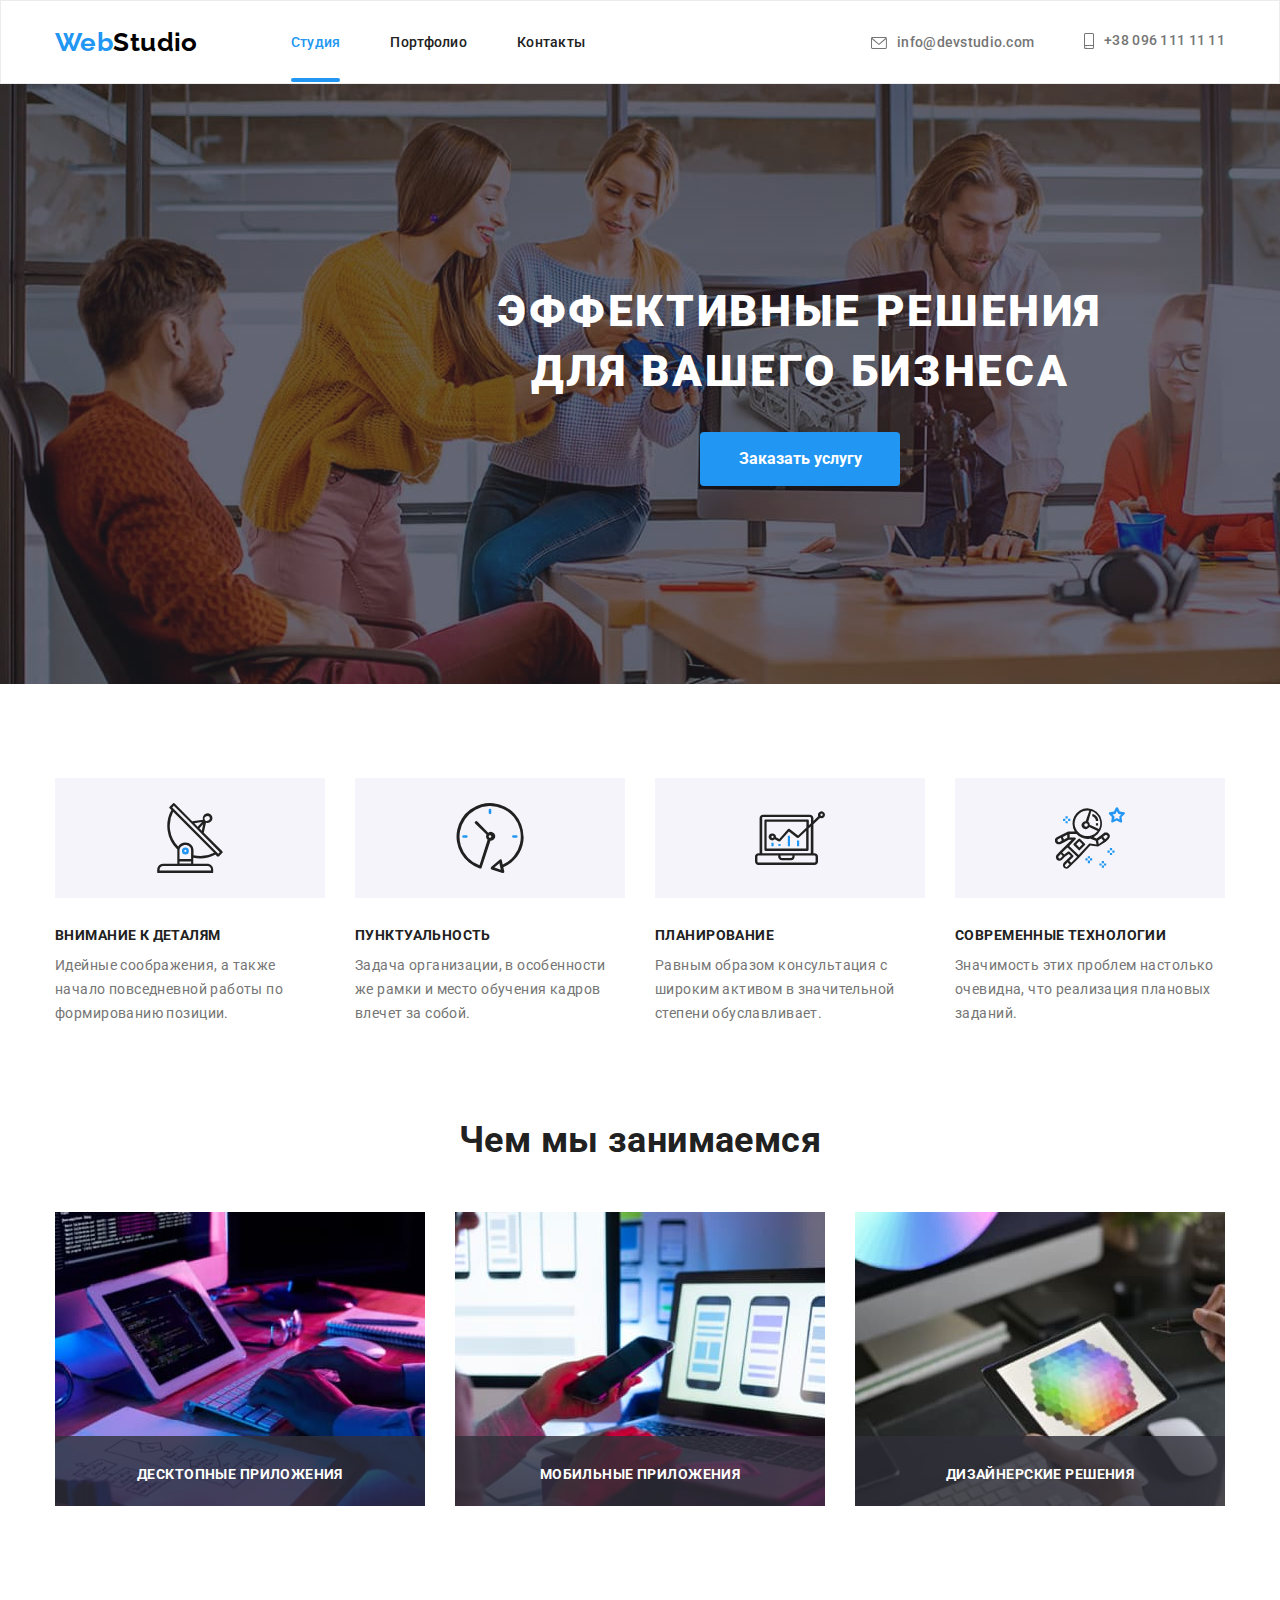
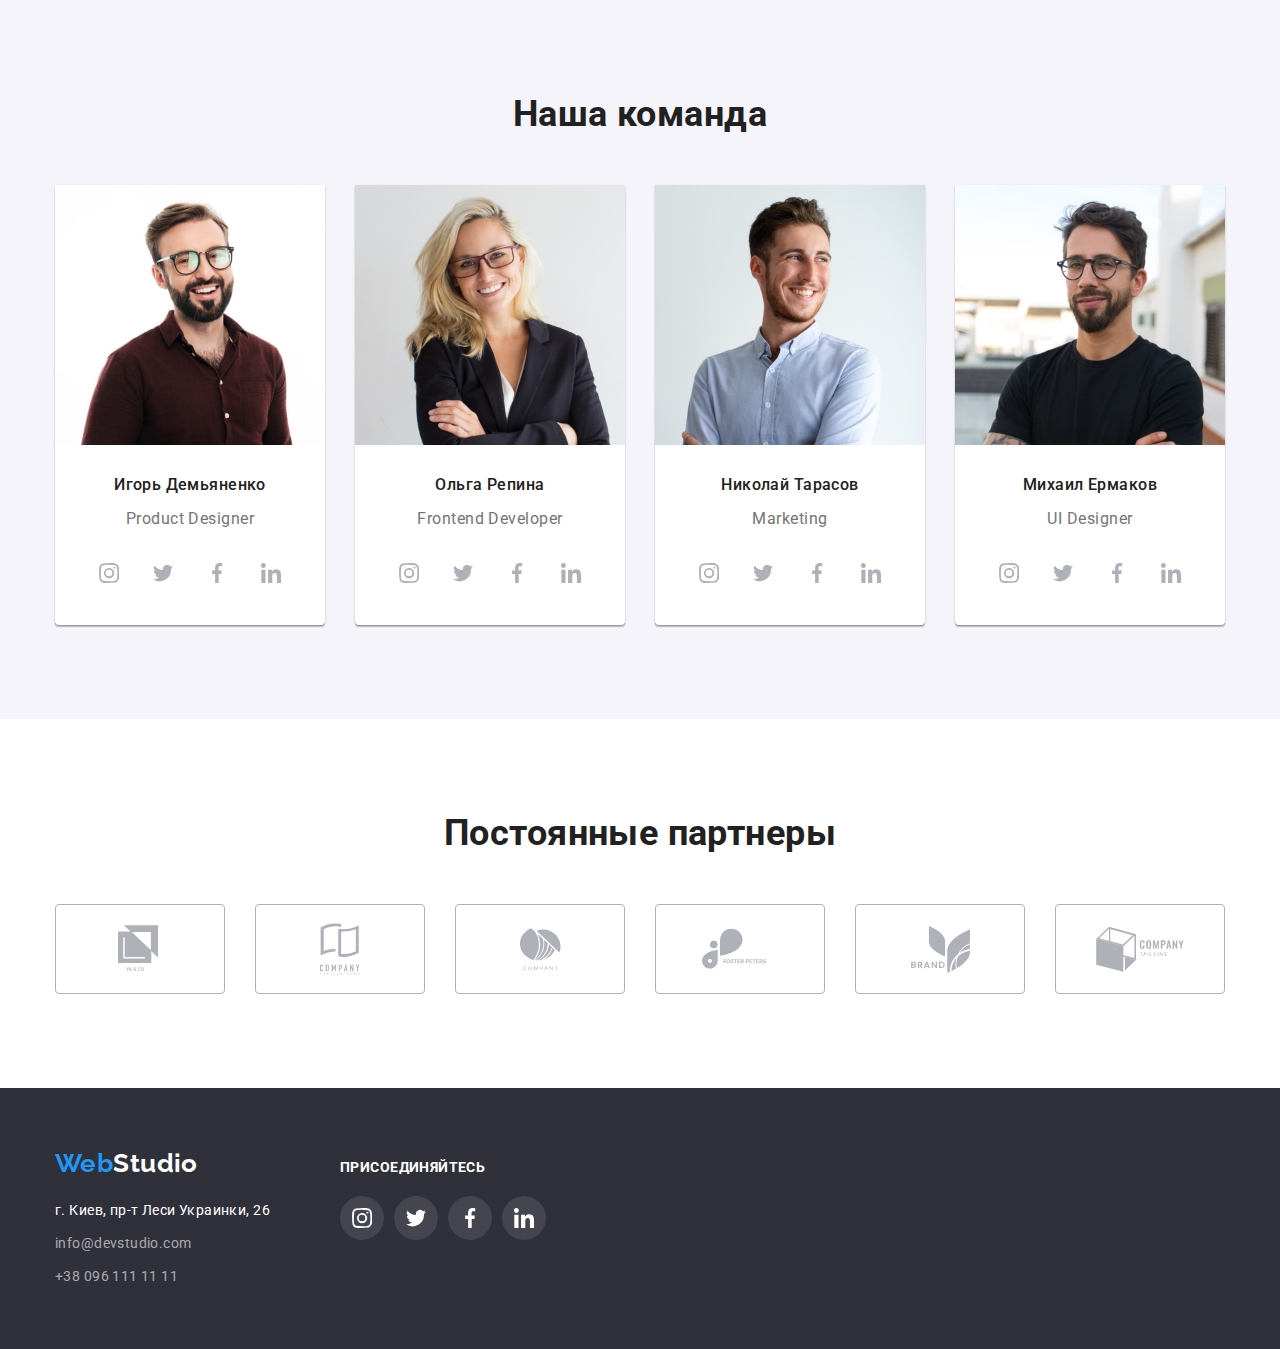
<file: index.html>
<!DOCTYPE html>
<html lang="ru">
  <head>
    <link rel="stylesheet" href="https://cdnjs.cloudflare.com/ajax/libs/modern-normalize/0.2.0/modern-normalize.css" />
    <title>WebStudio</title>
    <meta charset="utf-8" />
    <link rel="preconnect" href="https://fonts.gstatic.com" />
    <link
      href="https://fonts.googleapis.com/css2?family=Raleway:wght@700&family=Roboto:wght@400;500;700;900&display=swap"
      rel="stylesheet"
    />
    <link rel="stylesheet" href="./css/styles.css" />
  </head>
  <body>
    <!--шапка сайта-->
    <header class="header-bg">
      <div class="container header-nav">
        <nav class="nav-list">
          <a href="./index.html" class="logo-header">Web<span class="accent-black">Studio</span></a>
          <ul class="list site-nav">
            <li class="nav-item"><a href="index.html" class="current nav-link link">Студия</a></li>
            <li class="nav-item"><a href="portfolio.html" class="nav-link link">Портфолио</a></li>
            <li class="nav-item"><a href="" class="nav-link link">Контакты</a></li>
          </ul>
        </nav>
        <ul class="list contacts-list">
          <li class="contacts-item">
            <a class="link contacts-link" href="mailto:info@devstudio.com">
              <svg class="mail-icon">
                <use href="./images/icons/icons.svg#icon-mail"></use>
              </svg>
              info@devstudio.com</a>
          </li>
          <li class="contacts-item">
            <a class="link contacts-link" href="tel:+380961111111">
              <svg class="smartphone-icon">
                <use href="./images/icons/icons.svg#icon-smartphone"></use>
              </svg>
              +38 096 111 11 11</a>
          </li>
        </ul>
      </div>
    </header>

    <!--О студии-->
    <main>
      <section class="hero-bg">
        <div class="container hero-content">
          <h1 class="hero-title">
            ЭФФЕКТИВНЫЕ РЕШЕНИЯ <br />
            ДЛЯ ВАШЕГО БИЗНЕСА
          </h1>
          <button type="button" class="button-order" data-modal-open>Заказать услугу</button>
        </div>
      </section>
      <!-- Преимущества -->
      <section class="feature-bg section">
        <div class="container">
          <h2 class="visually-hidden">Особенности</h2>
          <ul class="feature-list list">
            <li class="feature-item">
              <div class="feature-picture">
                <svg class="feature-icon">
                  <use href="./images/icons/icons.svg#icon-antenna"></use>
                </svg>
              </div>
              <h3 class="feature-title">ВНИМАНИЕ К ДЕТАЛЯМ</h3>
              <p class="feature-description">
                Идейные соображения, а также начало повседневной работы по формированию позиции.
              </p>
            </li>
            <li class="feature-item">
              <div class="feature-picture">
                <svg class="feature-icon">
                  <use href="./images/icons/icons.svg#icon-clock"></use>
                </svg>
              </div>
              <h3 class="feature-title">ПУНКТУАЛЬНОСТЬ</h3>
              <p class="feature-description">
                Задача организации, в особенности же рамки и место обучения кадров влечет за собой.
              </p>
            </li>
            <li class="feature-item">
              <div class="feature-picture">
                <svg class="feature-icon">
                  <use href="./images/icons/icons.svg#icon-diagram"></use>
                </svg>
              </div>
              <h3 class="feature-title">ПЛАНИРОВАНИЕ</h3>
              <p class="feature-description">
                Равным образом консультация с широким активом в значительной степени обуславливает.
              </p>
            </li>
            <li class="feature-item">
              <div class="feature-picture">
                <svg class="feature-icon">
                  <use href="./images/icons/icons.svg#icon-astronaut"></use>
                </svg>
              </div>
              <h3 class="feature-title">СОВРЕМЕННЫЕ ТЕХНОЛОГИИ</h3>
              <p class="feature-description">
                Значимость этих проблем настолько очевидна, что реализация плановых заданий.
              </p>
            </li>
          </ul>
        </div>
      </section>
      <!-- Деятельность -->
      <section class="activity-bg section">
        <div class="container">
          <h2 class="activity-title">Чем мы занимаемся</h2>
          <ul class="activity-list list">
            <li class="activity-item">
              <img src="./images/about/box_1.jpg" alt="Работа за комьютером" width="370" height="294" />
              <p class="activity-item-title">Десктопные приложения</p>
            </li>
            <li class="activity-item">
              <img src="./images/about/box_2.jpg" alt="Синхронизация работы с телефоном" width="370" height="294" />
              <p class="activity-item-title">Мобильные приложения</p>
            </li>
            <li class="activity-item">
              <img src="./images/about/box_3.jpg" alt="Работа с планшетом" width="370" height="294" />
              <p class="activity-item-title">Дизайнерские решения</p>
            </li>
          </ul>
        </div>
      </section>
      <!--Команда-->
      <section class="team-bg section">
        <div class="container">
          <h2 class="activity-title">Наша команда</h2>
          <ul class="team-list list">
            <li class="team-item">
              <img src="./images/about/igor.jpg" alt="Портретное фото Игоря Демьяненко" width="270" height="260" />
              <div class="team-item-info">
                <h3 class="team-name">Игорь Демьяненко</h3>
                <p class="team-member-position" lang="en">Product Designer</p>
                <ul class="list social-icons-list">
                  <li class="social-icons-item">
                    <a href="" class="social-icons-link" target="_blank" rel="noopener noreferrer">
                      <svg class="social-icon"><use href="./images/icons/icons.svg#icon-instagram"></use></svg>
                    </a>
                  </li>
                  <li class="social-icons-item">
                    <a href="" class="social-icons-link" target="_blank" rel="noopener noreferrer">
                      <svg class="social-icon"><use href="./images/icons/icons.svg#icon-twitter"></use></svg>
                    </a>
                  </li>
                  <li class="social-icons-item">
                    <a href="" class="social-icons-link" target="_blank" rel="noopener noreferrer">
                      <svg class="social-icon"><use href="./images/icons/icons.svg#icon-facebook"></use></svg>
                    </a>
                  </li>
                  <li class="social-icons-item">
                    <a href="" class="social-icons-link" target="_blank" rel="noopener noreferrer">
                      <svg class="social-icon"><use href="./images/icons/icons.svg#icon-linkedin"></use></svg>
                    </a>
                  </li>
                </ul>
              </div>
            </li>
            <li class="team-item list">
              <img src="./images/about/olga.jpg" alt="Портретное фото Ольги Репиной" width="270" height="260" />
              <div class="team-item-info">
                <h3 class="team-name">Ольга Репина</h3>
                <p class="team-member-position" lang="en">Frontend Developer</p>
                <ul class="list social-icons-list">
                  <li class="social-icons-item">
                    <a href="" class="social-icons-link" target="_blank" rel="noopener noreferrer">
                      <svg class="social-icon"><use href="./images/icons/icons.svg#icon-instagram"></use></svg>
                    </a>
                  </li>
                  <li class="social-icons-item">
                    <a href="" class="social-icons-link" target="_blank" rel="noopener noreferrer">
                      <svg class="social-icon"><use href="./images/icons/icons.svg#icon-twitter"></use></svg>
                    </a>
                  </li>
                  <li class="social-icons-item">
                    <a href="" class="social-icons-link" target="_blank" rel="noopener noreferrer">
                      <svg class="social-icon"><use href="./images/icons/icons.svg#icon-facebook"></use></svg>
                    </a>
                  </li>
                  <li class="social-icons-item">
                    <a href="" class="social-icons-link" target="_blank" rel="noopener noreferrer">
                      <svg class="social-icon"><use href="./images/icons/icons.svg#icon-linkedin"></use></svg>
                    </a>
                  </li>
                </ul>
              </div>
            </li>
            <li class="team-item list">
              <img src="./images/about/nikolai.jpg" alt="Портретное фото Николая Тарасова" width="270" height="260" />
              <div class="team-item-info">
                <h3 class="team-name">Николай Тарасов</h3>
                <p class="team-member-position" lang="en">Marketing</p>
                <ul class="list social-icons-list">
                  <li class="social-icons-item">
                    <a href="" class="social-icons-link" target="_blank" rel="noopener noreferrer">
                      <svg class="social-icon"><use href="./images/icons/icons.svg#icon-instagram"></use></svg>
                    </a>
                  </li>
                  <li class="social-icons-item">
                    <a href="" class="social-icons-link" target="_blank" rel="noopener noreferrer">
                      <svg class="social-icon"><use href="./images/icons/icons.svg#icon-twitter"></use></svg>
                    </a>
                  </li>
                  <li class="social-icons-item">
                    <a href="" class="social-icons-link" target="_blank" rel="noopener noreferrer">
                      <svg class="social-icon"><use href="./images/icons/icons.svg#icon-facebook"></use></svg>
                    </a>
                  </li>
                  <li class="social-icons-item">
                    <a href="" class="social-icons-link" target="_blank" rel="noopener noreferrer">
                      <svg class="social-icon"><use href="./images/icons/icons.svg#icon-linkedin"></use></svg>
                    </a>
                  </li>
                </ul>
              </div>
            </li>
            <li class="team-item list">
              <img src="./images/about/mihail.jpg" alt="Портретное фото Михаила Ермакова" width="270" height="260" />
              <div class="team-item-info">
                <h3 class="team-name">Михаил Ермаков</h3>
                <p class="team-member-position" lang="en">UI Designer</p>
                <ul class="list social-icons-list">
                  <li class="social-icons-item">
                    <a href="" class="social-icons-link" target="_blank" rel="noopener noreferrer">
                      <svg class="social-icon"><use href="./images/icons/icons.svg#icon-instagram"></use></svg>
                    </a>
                  </li>
                  <li class="social-icons-item">
                    <a href="" class="social-icons-link" target="_blank" rel="noopener noreferrer">
                      <svg class="social-icon"><use href="./images/icons/icons.svg#icon-twitter"></use></svg>
                    </a>
                  </li>
                  <li class="social-icons-item">
                    <a href="" class="social-icons-link" target="_blank" rel="noopener noreferrer">
                      <svg class="social-icon"><use href="./images/icons/icons.svg#icon-facebook"></use></svg>
                    </a>
                  </li>
                  <li class="social-icons-item">
                    <a href="" class="social-icons-link" target="_blank" rel="noopener noreferrer">
                      <svg class="social-icon"><use href="./images/icons/icons.svg#icon-linkedin"></use></svg>
                    </a>
                  </li>
                </ul>
              </div>
          </ul>
        </div>
      </section>
      <!--Клиенты-->
      <section class="clients-bg section">
        <div class="container">
          <h2 class="clients-title">Постоянные партнеры</h2>
          <ul class="clients-list list">
            <li class="client">
              <a href="" class="client-link link" target="_blank" rel="noopener noreferrer">
              <svg class="client-icon" width="44.27" height="49.23"><use href="./images/icons/icons.svg#icon-logo-1" ></use></svg> </a>
            </li>
            <li class="client">
              <a href="" class="client-link link" target="_blank" rel="noopener noreferrer">
              <svg class="client-icon" width="40" height="52"><use href="./images/icons/icons.svg#icon-logo-2" ></use></svg> </a>
            </li>
            <li class="client">
              <a href="" class="client-link link" target="_blank" rel="noopener noreferrer">
              <svg class="client-icon" width="41" height="42.6"><use href="./images/icons/icons.svg#icon-logo-3" ></use></svg> </a>
            </li>
            <li class="client">
              <a href="" class="client-link link" target="_blank" rel="noopener noreferrer">
              <svg class="client-icon" width="76.66" height="42.02"><use href="./images/icons/icons.svg#icon-logo-4" ></use></svg> </a>
            </li>
            <li class="client">
              <a href="" class="client-link link" target="_blank" rel="noopener noreferrer">
              <svg class="client-icon" width="59" height="47"><use href="./images/icons/icons.svg#icon-logo-5" ></use></svg> </a>
            </li>
            <li class="client">
              <a href="" class="client-link link" target="_blank" rel="noopener noreferrer">
              <svg class="client-icon" width="88.46" height="45.44"><use href="./images/icons/icons.svg#icon-logo-6" ></use></svg> </a>
            </li>
           
        </div>
      </section>
    </main>
    <footer>
      <!--Контакты-->
      <div class="container footer-container">
        <div><a href="./index.html" class="logo-footer list">Web<span class="accent-white">Studio</span></a>
        <address>
          <ul class="list">
            <li class="adress-item link">
              <a class="link" href="https://goo.gl/maps/U16217s55cTrQXSc9" target="_blank" rel="noopener noreferrer"
                >г. Киев, пр-т Леси Украинки, 26</a
              >
            </li>
            <li class="adress-item">
              <a href="mailto:info@devstudio.com" class="footer-link link">info@devstudio.com</a>
            </li>
            <li class="adress-item"><a href="tel:+380961111111" class="footer-link link">+38 096 111 11 11</a></li>
          </ul>
        </address>
        </div>
        <div class="join">
          <h2 class="join-text">ПРИСОЕДИНЯЙТЕСЬ</h2>
          <ul class="list social-icons-list">
            <li class="social-icons-item">
              <a href="" class="social-icons-link" target="_blank" rel="noopener noreferrer"> <svg class="social-icon"><use href="./images/icons/icons.svg#icon-instagram"></use></svg></a>
            </li>
            <li class="social-icons-item">
              <a href="" class="social-icons-link" target="_blank" rel="noopener noreferrer"> <svg class="social-icon"><use href="./images/icons/icons.svg#icon-twitter"></use></svg></a>
            </li>
            <li class="social-icons-item">
              <a href="" class="social-icons-link" target="_blank" rel="noopener noreferrer"> <svg class="social-icon"><use href="./images/icons/icons.svg#icon-facebook"></use></svg></a>
            </li>
            <li class="social-icons-item">
              <a href="" class="social-icons-link" target="_blank" rel="noopener noreferrer"> <svg class="social-icon"><use href="./images/icons/icons.svg#icon-linkedin"></use></svg></a>
            </li>
          </ul>           
        </div>
      </div>
    </footer>
     <div class="backdrop is-hidden" data-modal>
      <div class="modal">
        <p></p>
        <button class="btn-close" data-modal-close>
          <svg width="11" height="11">
            <use href="./images/icons/icons.svg#icon-btn-close" ></use>
          </svg>
        </button>
      </div>
     </div>
     <script src="./js/modal.js"></script>
  </body>
</html>
</file>
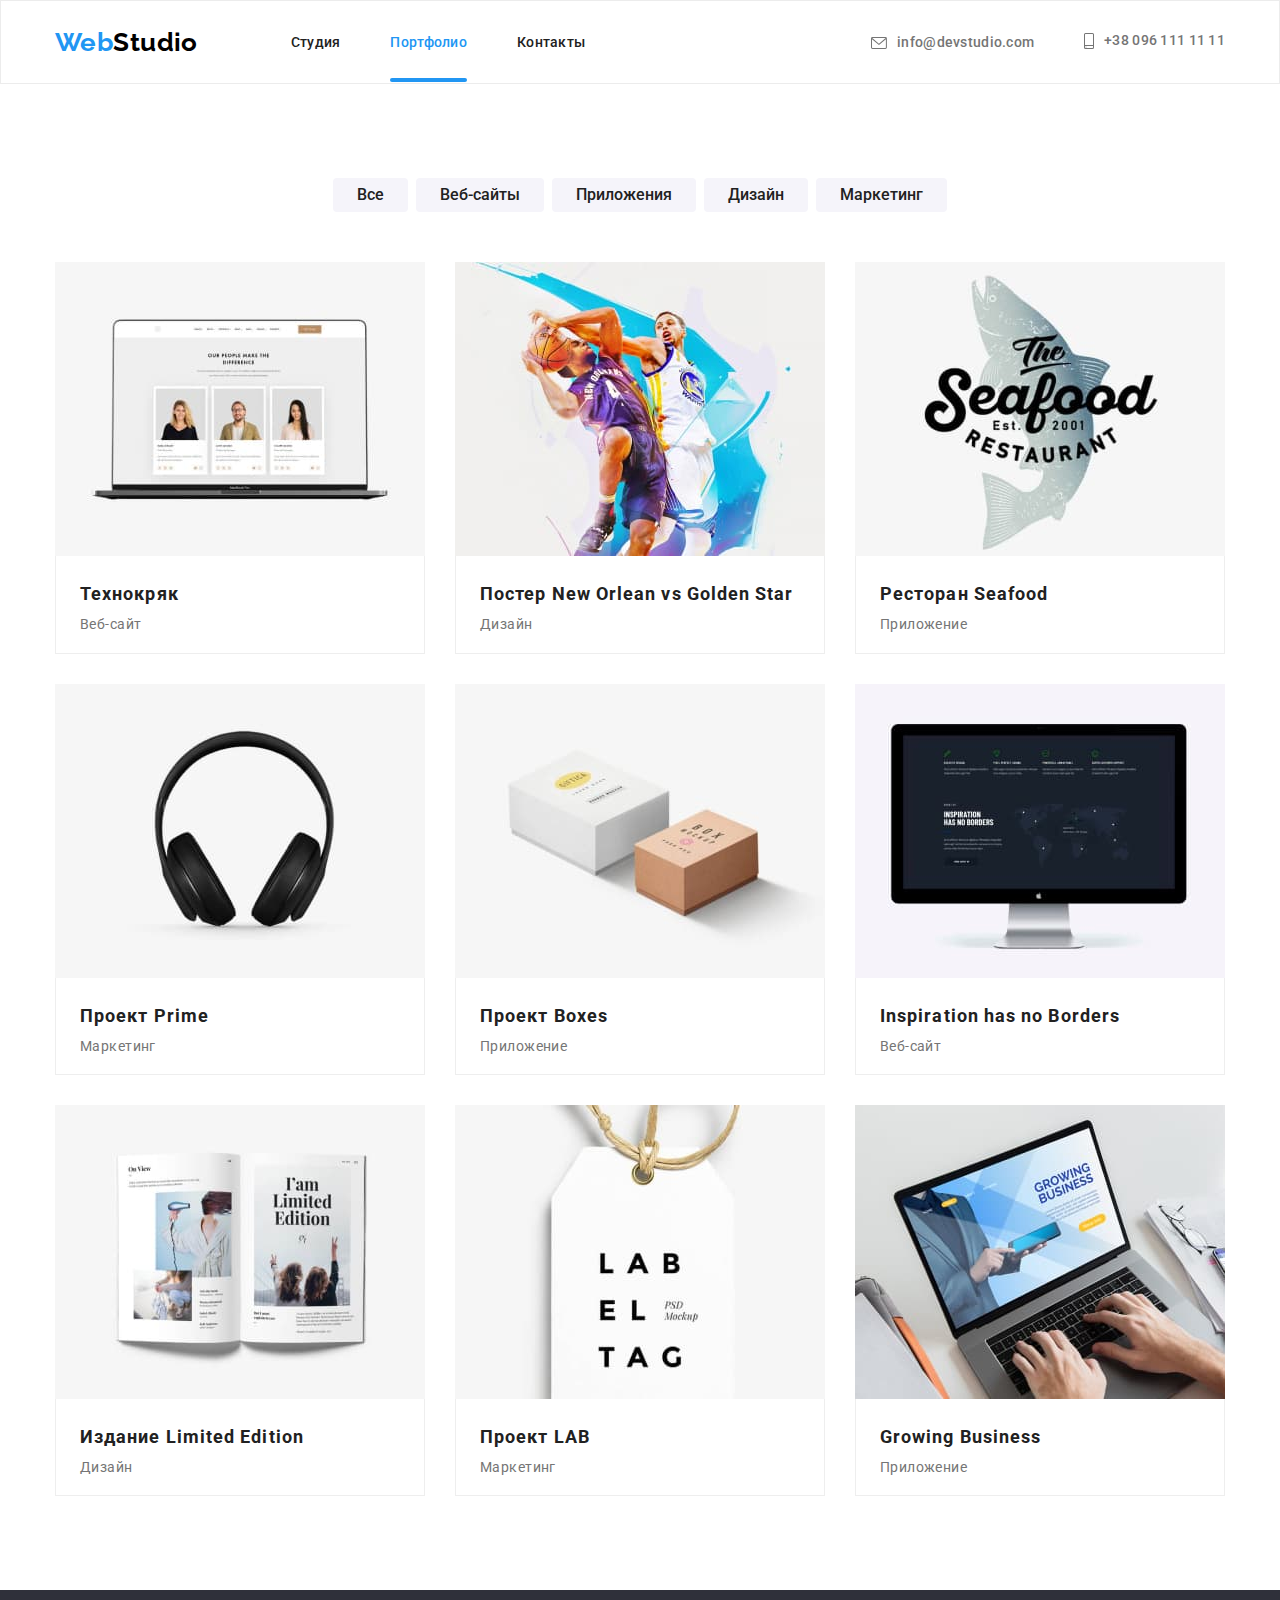
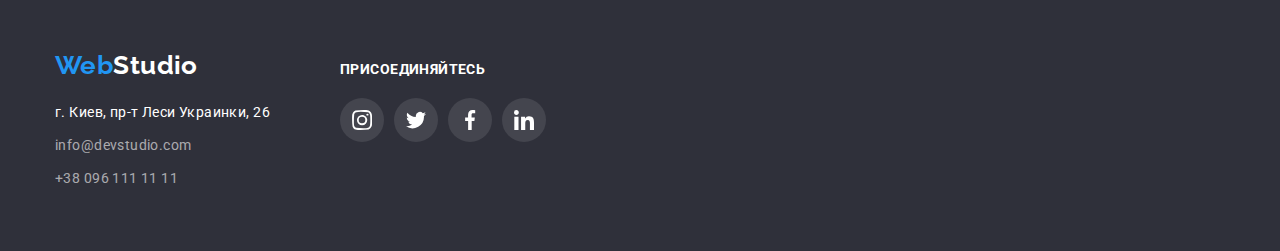
<file: portfolio.html>
<!DOCTYPE html>
<html lang="ru">
  <head>
    <link
      rel="stylesheet"
      type="text/css"
      href="https://cdnjs.cloudflare.com/ajax/libs/modern-normalize/1.0.0/modern-normalize.min.css"
    />
    <meta charset="utf-8" />
    <title>Portfolio</title>
    <link rel="preconnect" href="https://fonts.gstatic.com" />
    <link
      href="https://fonts.googleapis.com/css2?family=Raleway:wght@700&family=Roboto:wght@400;500;700;900&display=swap"
      rel="stylesheet"
    />
    <link rel="stylesheet" href="./css/styles.css" />
  </head>
  <body>
    <!--шапка сайта-->
    <header class="header-bg">
      <div class="container header-nav">
        <nav class="nav-list">
          <a href="./index.html" class="logo-header">Web<span class="accent-black">Studio</span></a>
          <ul class="list site-nav">
            <li class="nav-item"><a href="index.html" class="nav-link link">Студия</a></li>
            <li class="nav-item"><a href="portfolio.html" class="current nav-link link">Портфолио</a></li>
            <li class="nav-item"><a href="" class="nav-link link">Контакты</a></li>
          </ul>
        </nav>
        <ul class="list contacts-list">
          <li class="contacts-item">
            <a class="link contacts-link" href="mailto:info@devstudio.com">
              <svg class="mail-icon">
                <use href="./images/icons/icons.svg#icon-mail"></use>
              </svg>
              info@devstudio.com</a
            >
          </li>
          <li class="contacts-item">
            <a class="link contacts-link" href="tel:+380961111111">
              <svg class="smartphone-icon">
                <use href="./images/icons/icons.svg#icon-smartphone"></use>
              </svg>
              +38 096 111 11 11</a
            >
          </li>
        </ul>
      </div>
    </header>

    <!--Порфтолио студии-->
    <main>
      <section class="portfolio-bg section">
        <div class="container">
          <h1 class="visually-hidden">Портфолио</h1>
          <ul class="portfolio-filter list">
            <li class="filter-button"><button type="button" class="button-text">Все</button></li>
            <li class="filter-button"><button type="button" class="button-text">Веб-сайты</button></li>
            <li class="filter-button"><button type="button" class="button-text">Приложения</button></li>
            <li class="filter-button"><button type="button" class="button-text">Дизайн</button></li>
            <li class="filter-button"><button type="button" class="button-text">Маркетинг</button></li>
          </ul>
          <ul class="grid list">
            <li class="grid-item">
              
              <a href="" class="portfolio-item">
                <div class="overlay">
                  <img src="./images/portfolio/technokryak.jpg" alt="Портфолио сайта Технокряк" width="370" height="294" />
                  <div class="overlay-text"><p class="portfolio-card-text">Технокряк это современная площадка распространения коронавируса. Компании используют эту платформу для цифрового шпионажа и атак на защищённые сервера конкурентов.</p></div></div>
              <div class="portfolio-card-info">
                <h2 class="portfolio-list-title">Технокряк</h2>
                <p class="portfolio-list-type" lang="en">Веб-сайт</p>                
              </div>
              </a>
            </li>
            <li class=" grid-item">

              <a href="" class="portfolio-item">

              <div class="overlay">
                <img src="./images/portfolio/poster.jpg" alt="Два баскетболиста во время игры" width="370" height="294" />
                <div class="overlay-text"><p class="portfolio-card-text"></p></div>
              </div>
              <div class="portfolio-card-info">
                <h2 class="portfolio-list-title">Постер New Orlean vs Golden Star</h2>
                <p class="portfolio-list-type" lang="en">Дизайн</p>
              </div>
              </a>
            </li>
            <li class="grid-item">
              <a href=""class="portfolio-item">
              <div class="overlay">
                <img src="./images/portfolio/seafood.jpg" alt="Лого ресторана Seafood" width="370" height="294" />
                <div class="overlay-text"><p class="portfolio-card-text"></p></div>
              </div>
              <div class="portfolio-card-info">
                <h2 class="portfolio-list-title">Ресторан Seafood</h2>
                <p class="portfolio-list-type" lang="en">Приложение</p>
              </div>
              </a>
            </li>
            <li class="grid-item">
              <a href="" class="portfolio-item">
              <div class="overlay">
                <img src="./images/portfolio/project_prime.jpg" alt="Черные наушники" width="370" height="294" />
                <div class="overlay-text"><p class="portfolio-card-text"></p></div>
              </div>
              <div class="portfolio-card-info">
                <h2 class="portfolio-list-title">Проект Prime</h2>
                <p class="portfolio-list-type" lang="en">Маркетинг</p>
              </div>
              </a>
            </li>
            <li class="grid-item">
              <a href="" class="portfolio-item">
              <div class="overlay">
                <img src="./images/portfolio/project_boxes.jpg" alt="Две коробки" width="370" height="294" />
                <div class="overlay-text"><p class="portfolio-card-text"></p></div>
              </div>
              <div class="portfolio-card-info">
                <h2 class="portfolio-list-title">Проект Boxes</h2>
                <p class="portfolio-list-type" lang="en">Приложение</p>
              </div>
              </a>
            </li>
            <li class="grid-item">
              <a href="" class="portfolio-item">
              <div class="overlay">
                <img src="./images/portfolio/inspiration_has_no_borders.jpg" alt="Монитор" width="370" height="294" />
                <div class="overlay-text"><p class="portfolio-card-text"></p></div>
              </div>
              <div class="portfolio-card-info">
                <h2 class="portfolio-list-title">Inspiration has no Borders</h2>
                <p class="portfolio-list-type" lang="en">Веб-сайт</p>
              </div>
              </a>
            </li>
            <li class="grid-item">
              <a href="" class="portfolio-item">
              <div class="overlay">
                <img
                src="./images/portfolio/limited_edition.jpg"
                alt="Раскрытая книга изданя Limited Edition"
                width="370"
                height="294"
              />
                <div class="overlay-text"><p class="portfolio-card-text"></p></div>
              </div>
              <div class="portfolio-card-info">
                <h2 class="portfolio-list-title">Издание Limited Edition</h2>
                <p class="portfolio-list-type" lang="en">Дизайн</p>
              </div>
              </a>
            </li>
            <li class="grid-item">
              <a href="" class="portfolio-item">
              <div class="overlay">
                <img src="./images/portfolio/project_lab.jpg" alt="Бирка проекта LAB" width="370" height="294" />
                <div class="overlay-text"><p class="portfolio-card-text"></p></div>
              </div>
              <div class="portfolio-card-info">
                <h2 class="portfolio-list-title">Проект LAB</h2>
                <p class="portfolio-list-type" lang="en">Маркетинг</p>
              </div>
              </a>
            </li>
            <li class="grid-item">
              <a href="" class="portfolio-item">
              <div class="overlay">
                <img src="./images/portfolio/growing_business.jpg" alt="Ноутбук" width="370" height="294" />
                <div class="overlay-text"><p class="portfolio-card-text"></p></div>
              </div>
              <div class="portfolio-card-info">
                <h2 class="portfolio-list-title">Growing Business</h2>
                <p class="portfolio-list-type" lang="en">Приложение</p>
              </div>
              </a>
            </li>
          </ul>
        </div>
      </section>
    </main>
    <footer>
      <!--Контакты-->
      <div class="container footer-container">
        <div>
          <a href="./index.html" class="logo-footer list">Web<span class="accent-white">Studio</span></a>
          <address>
            <ul class="list">
              <li class="adress-item">
                <a class="link" href="https://goo.gl/maps/U16217s55cTrQXSc9" target="_blank" rel="noopener noreferrer"
                  >г. Киев, пр-т Леси Украинки, 26</a
                >
              </li>
              <li class="adress-item">
                <a href="mailto:info@devstudio.com" class="footer-link link">info@devstudio.com</a>
              </li>
              <li class="adress-item"><a href="tel:+380961111111" class="footer-link link">+38 096 111 11 11</a></li>
            </ul>
          </address>
        </div>
        <div class="join">
          <h2 class="join-text">ПРИСОЕДИНЯЙТЕСЬ</h2>
          <ul class="list social-icons-list">
            <li class="social-icons-item">
              <a href="" class="social-icons-link" target="_blank" rel="noopener noreferrer"> <svg class="social-icon"><use href="./images/icons/icons.svg#icon-instagram"></use></svg></a>
            </li>
            <li class="social-icons-item">
              <a href="" class="social-icons-link" target="_blank" rel="noopener noreferrer"> <svg class="social-icon"><use href="./images/icons/icons.svg#icon-twitter"></use></svg></a>
            </li>
            <li class="social-icons-item">
              <a href="" class="social-icons-link" target="_blank" rel="noopener noreferrer"> <svg class="social-icon"><use href="./images/icons/icons.svg#icon-facebook"></use></svg></a>
            </li>
            <li class="social-icons-item">
              <a href="" class="social-icons-link" target="_blank" rel="noopener noreferrer"> <svg class="social-icon"><use href="./images/icons/icons.svg#icon-linkedin"></use></svg></a>
            </li>
            </ul>           
        </div>
        </div>
      </div>
    </footer>
  </body>
</html>
</file>
<file: css/styles.css>
/*Глобальный сброс стилей*/

html {
  box-sizing: border-box;
}

*,
*::after,
*::before {
  box-sizing: inherit;
}
h1,
h2,
h3,
p {
  margin-top: 0;
}
.list {
  list-style: none;
  padding-left: 0;
  margin-top: 0;
  margin-bottom: 0;
}

.link {
  text-decoration: none;
  color: inherit;

  transition-property: color;
  transition-duration: 250ms;
  transition-timing-function: cubic-bezier(0.4, 0, 0.2, 1);
}

img {
  display: block;
  max-width: 100%;
  height: auto;
}

/*Основные параметры*/
:root {
  --main-text-color: #212121;
  --main-bg-text-color: white;
  --second-bg-color: #2f303a;
  --logo-button-color: #2196f3;
  --link-paragraph-color: #757575;
  --team-bg-color: #f5f4fa;
  --accent--text-color: black;
  --link-footer: rgba(255, 255, 255, 0.6);
  --hero-bg: rgba(47, 48, 58, 0.4);
  --social-link: #afb1b8;
  --modal-bg: rgba(0, 0, 0, 0.2);
  --activity-title-bg: rgba(47, 48, 58, 0.8);
  --overlay-portfolio-card: rgba(33, 150, 243, 0.9);
}

body {
  font-family: 'Roboto', sans-serif;
  font-style: normal;
  font-weight: 400;
  font-size: 14px;
  line-height: 1.17;
  letter-spacing: 0.03em;
  color: var(--main-text-color);
  background-color: var(--main-bg-text-color);
}

.container {
  width: 1200px;
  padding-left: 15px;
  padding-right: 15px;
  margin-right: auto;
  margin-left: auto;
}
/*Шапка сайта*/

.header-bg {
  background-color: var(--main-bg-text-color);
  border: 1px solid #ececec;
  display: flex;
}

.header-nav {
  display: flex;
  justify-content: flex-end;
  align-items: center;
}
.logo-header {
  font-family: 'Raleway', sans-serif;
  font-weight: 700;
  font-size: 26px;
  line-height: 1.19;
  color: var(--logo-button-color);
  text-decoration: inherit;
  margin-right: 93px;
}

.accent-white {
  color: var(--main-bg-text-color);
}
.accent-black {
  color: var(--accent--text-color);
}

/*Навигация*/
.site-nav {
  display: inline-flex;
}

.site-nav:not(last-child) {
  margin-right: 50px;
}

.nav-list {
  display: flex;
  align-items: center;
  margin-right: auto;
}

.nav-item:not(:last-child),
.contacts-item:not(:last-child) {
  margin-right: 50px;
}

.nav-item {
  transition-property: color;
  transition-duration: 250ms;
  transition-timing-function: cubic-bezier(0.4, 0, 0.2, 1);
}
.contacts-list {
  display: flex;
  margin-left: auto;
  align-items: baseline;

  transition-property: color;
  transition-duration: 250ms;
  transition-timing-function: cubic-bezier(0.4, 0, 0.2, 1);
}
.contacts-list:hover {
  color: var(--logo-button-color);
}

.nav-link {
  font-weight: 500;
  letter-spacing: 0.02em;
  padding-top: 32px;
  padding-bottom: 32px;
  position: relative;
}

.contacts-link {
  display: flex;
  padding-top: 32px;
  padding-bottom: 32px;
  font-weight: 500;
  line-height: 1.14;
  letter-spacing: 0.02em;
  color: var(--link-paragraph-color);
  align-items: center;

  transition-property: color;
  transition-duration: 250ms;
  transition-timing-function: cubic-bezier(0.4, 0, 0.2, 1);
}

.current {
  color: var(--logo-button-color);
}

.current::after {
  content: '';
  display: block;
  height: 4px;
  width: 100%;
  border-radius: 2px;
  background-color: var(--logo-button-color);
  position: absolute;
  bottom: 0px;
}
a {
  text-decoration: none;
  color: inherit;
}

/*Основное*/

.visually-hidden {
  clip: rect(1px 1px 1px 1px);
  position: absolute;
  clip: rect(1px, 1px, 1px, 1px);
  padding: 0;
  border: 0;
  height: 1px;
  width: 1px;
  overflow: hidden;
}

.portfolio-filter,
.site-nav,
.feature-list,
.team-list,
.portfolio-item,
.activity-list,
.link,
.link-item {
  list-style-type: none;
}

.hero-bg {
  height: 600px;
  width: 1600px;
  display: flex;
  align-items: center;
  background-image: linear-gradient(to right, rgba(47, 48, 58, 0.4), rgba(47, 48, 58, 0.4)),
    url('../images/about/hero-bg.jpg');
  background-color: var(--second-bg-color);
  margin-right: auto;
  margin-left: auto;
}

.hero-content {
  justify-content: center;
  text-align: center;
}

.hero-title {
  font-weight: 900;
  font-size: 44px;
  line-height: 1.36;
  color: var(--main-bg-text-color);
  letter-spacing: 0.06em;
  text-transform: uppercase;
  margin-bottom: 30px;
  margin-left: auto;
  margin-right: auto;
  width: 696px;
  height: auto;
}

.activity-bg {
  background-color: var(--main-bg-text-color);
  padding-top: 0;
}

.section {
  padding-top: 94px;
  padding-bottom: 94px;
}

ul {
  padding-left: 0px;
}

.activity-item:not(:last-child),
.feature-item:not(:last-child),
.team-item:not(:last-child) {
  margin-right: 30px;
}

/*Особенности*/

.feature-bg,
.activity-bg,
.portfolio-bg {
  background-color: var(--main-bg-text-color);
}
.feature-title {
  margin-bottom: 10px;
  font-weight: 700;
  font-size: 14px;
  line-height: 1.14;
}
.feature-list {
  display: flex;
}
.feature-item {
  width: 270px;
}

.feature-description {
  color: var(--link-paragraph-color);
  font-size: 14px;
  line-height: 1.71;
  margin-bottom: 0px;
}
.feature-picture {
  background-color: #f5f4fa;
  justify-content: center;
  display: flex;
  align-items: center;
  width: 270px;
  height: 120px;
  margin-bottom: 30px;
}

/*Деятельность*/
.activity-list {
  margin-top: 50px;
  margin-bottom: 0;
  padding-left: 0;
  display: flex;
}

.activity-list img:not(:last-child) {
  margin-right: 30px;
}
.activity-list img:last-child {
  padding-right: 0px;
}

.activity-bg.section {
  padding-top: 0;
}

.activity-item-title {
  position: absolute;
  bottom: 0;
  left: 0px;
  right: 0px;
  text-align: center;

  display: inline-block;
  padding-top: 27px;
  padding-bottom: 27px;
  height: 70px;

  text-transform: uppercase;
  font-size: 14px;
  line-height: 1.71;
  margin-bottom: 0;
  color: var(--main-bg-text-color);
  background-color: var(--activity-title-bg);
  font-weight: 700;
}

.activity-title {
  font-weight: 700;
  font-size: 36px;
  line-height: 1.16;
  text-align: center;
  margin: 0;
}

.activity-item {
  position: relative;
  display: flex;
  justify-content: space-between;
}

/*Команда*/
.team-name {
  font-weight: 500;
  font-size: 16px;
  line-height: 1.19;
  margin-bottom: 10px;
}
.team-list {
  display: flex;
  margin-top: 50px;
}
.team-item-info {
  padding: 30px 0px;
}

.team-item {
  background-color: #fff;
  box-shadow: 0px 1px 3px rgba(0, 0, 0, 0.12), 0px 1px 1px rgba(0, 0, 0, 0.14), 0px 2px 1px rgba(0, 0, 0, 0.2);
  border-radius: 0px 0px 4px 4px;
  text-align: center;
  width: 270px;
}

.team-bg {
  background-color: var(--team-bg-color);
}

.team-member-position {
  font-size: 16px;
  line-height: 1.9;
  color: var(--link-paragraph-color);
  letter-spacing: 0.03em;
  margin-bottom: 16px;
}
/*Кнопки*/
button {
  display: inline-block;
  min-width: 73px;
  height: auto;
  font-family: inherit;
  cursor: pointer;
  background-color: var(--team-bg-color);
  border-color: transparent;
  padding: 6px 22px;
  border-radius: 4px;

  transition-property: background-color, color, box-shadow;
  transition-duration: 250ms;
  transition-timing-function: cubic-bezier(0.4, 0, 0.2, 1);
}

.button-text {
  font-style: normal;
  font-weight: 500;
  color: var(--main-text-color);
  font-size: 16px;
}
.filter-button:not(:last-child) {
  margin-right: 8px;
}
.button-order {
  font-style: normal;
  font-weight: 700;
  font-size: 16px;
  line-height: 1.88;
  color: var(--main-bg-text-color);
  background-color: var(--logo-button-color);
  text-align: center;
  border-radius: 4px;
  width: 200px;
  height: auto;
  padding: 10px 32px;
  display: inline-block;
}

button:focus,
button:hover,
button:active {
  background-color: var(--logo-button-color);
  color: var(--main-bg-text-color);
  border-color: transparent;
}
.portfolio-filter button:focus,
.portfolio-filter button:hover {
  box-shadow: 0px 3px 1px rgba(0, 0, 0, 0.1), 0px 1px 2px rgba(0, 0, 0, 0.08), 0px 2px 2px rgba(0, 0, 0, 0.12);
}

link:active,
link:hover,
link:focus,
.nav-item:hover,
.nav-item:active,
.nav-item:focus {
  color: var(--logo-button-color);
}

/*Порфтолио*/
.portfolio-list-title {
  font-size: 18px;
  line-height: 2;
  letter-spacing: 0.06em;
  font-weight: 700;
  margin-bottom: 4px;
}

.portfolio-card-info {
  padding: 20px 24px;
  border-right: 1px solid #eeeeee;
  border-bottom: 1px solid #eeeeee;
  border-left: 1px solid #eeeeee;
}

.portfolio-list-type {
  margin-bottom: 0px;
  color: var(--link-paragraph-color);
}

.portfolio-filter {
  margin-top: 0;
  justify-content: center;
  display: flex;
  margin-bottom: 50px;
}

.portfolio-item {
  display: block;

  transition-property: box-shadow;
  transition-duration: 250ms;
  transition-timing-function: cubic-bezier(0.4, 0, 0.2, 1);
}
.overlay {
  position: relative;
  overflow: hidden;
}
.overlay-text {
  content: '';
  position: absolute;
  width: 100%;
  height: 100%;
  top: 0;
  left: 0;

  opacity: 0;
  background-color: var(--overlay-portfolio-card);

  transition: transform 250ms cubic-bezier(0.4, 0, 0.2, 1);
  transform: translateY(100%);
  transition: opacity 250ms cubic-bezier(0.4, 0, 0.2, 1), transform 250ms cubic-bezier(0.4, 0, 0.2, 1);
}
/* .overlay:hover::before {
  opacity: 1;
} */

.portfolio-card-text {
  position: absolute;
  top: 0;
  left: 0;
  width: 100%;

  padding: 63px 24px;
  margin-bottom: 0;
  opacity: 0;

  font-style: normal;
  font-size: 18px;
  line-height: 1.6;
  color: var(--main-bg-text-color);
}
.portfolio-item:hover .portfolio-card-text {
  opacity: 1;
}
.portfolio-item:hover .overlay-text {
  transform: translateY(0%);
  opacity: 1;
}
.portfolio-item:hover {
  box-shadow: 0px 3px 1px rgba(0, 0, 0, 0.1), 0px 1px 2px rgba(0, 0, 0, 0.08), 0px 2px 2px rgba(0, 0, 0, 0.12);
}
.grid {
  display: flex;
  flex-wrap: wrap;
  margin-top: -30px;
  margin-left: -30px;
}
.grid-item {
  flex-basis: calc((100% - 30px * 3) / 3);
  margin-top: 30px;
  margin-left: 30px;
}

/*Футер*/
footer {
  background-color: var(--second-bg-color);
  display: block;
  padding: 60px 0;
}

address {
  font-style: normal;
  color: var(--main-bg-text-color);
  font-size: 14px;
  line-height: 1.7;
}

.footer-link {
  color: var(--link-footer);
  font-size: 14px;
  line-height: 1.71;
}

.adress-item:not(:last-child) {
  margin-bottom: 9px;
}

.logo-footer {
  font-family: 'Raleway', sans-serif;
  font-weight: 700;
  font-size: 26px;
  line-height: 1.19;
  color: var(--logo-button-color);
  text-decoration: inherit;
  margin-bottom: 20px;
  display: block;
}

.join {
  margin-left: 70px;
}
.footer-container {
  display: flex;
  align-items: baseline;
}
/*Иконки*/

.mail-icon {
  width: 16px;
  height: 12px;
  margin-right: 10px;
  fill: var(--link-paragraph-color);

  transition-property: fill;
  transition-duration: 250ms;
  transition-timing-function: cubic-bezier(0.4, 0, 0.2, 1);
}

.smartphone-icon {
  width: 10px;
  height: 16px;
  margin-right: 10px;
  fill: var(--link-paragraph-color);

  transition-property: fill;
  transition-duration: 250ms;
  transition-timing-function: cubic-bezier(0.4, 0, 0.2, 1);
}

.contacts-link:hover .mail-icon,
.contacts-link:hover .smartphone-icon,
.contacts-link:focus .mail-icon,
.contacts-link:focus .smartphone-icon {
  fill: var(--logo-button-color);
}

.link:hover,
.link:focus {
  color: var(--logo-button-color);
}

.feature-icon {
  width: 70px;
  height: 70px;
}

.social-icons-list {
  display: inline-flex;
}

.social-icons-link {
  display: flex;
  justify-content: center;
  align-items: center;
  width: 44px;
  height: 44px;
  border-radius: 50%;

  transition-property: background-color;
  transition-duration: 250ms;
  transition-timing-function: cubic-bezier(0.4, 0, 0.2, 1);
}
.social-icons-item + .social-icons-item {
  margin-left: 10px;
}

.social-icon {
  width: 20px;
  height: 20px;
  fill: var(--social-link);

  transition-property: fill;
  transition-duration: 250ms;
  transition-timing-function: cubic-bezier(0.4, 0, 0.2, 1);
}
.join .social-icon {
  fill: var(--main-bg-text-color);

  transition-property: fill;
  transition-duration: 250ms;
  transition-timing-function: cubic-bezier(0.4, 0, 0.2, 1);
}
.join .social-icons-link {
  background-color: rgba(255, 255, 255, 0.1);

  transition-property: background-color;
  transition-duration: 250ms;
  transition-timing-function: cubic-bezier(0.4, 0, 0.2, 1);
}

.social-icons-link:hover,
.social-icons-link:focus {
  background-color: var(--logo-button-color);
}
.social-icons-link:hover .social-icon,
.social-icons-link:focus .social-icon {
  fill: var(--main-bg-text-color);
}

/*Клиенты*/
.clients-list {
  display: flex;
}

.client:not(:last-child) {
  margin-right: 30px;
}
.client {
  width: 170px;
  height: 90px;
}

.client-link:hover,
.client-link:focus {
  border: 1px solid var(--logo-button-color);
}
.client-link:hover .client-icon,
.client-link:focus .client-icon {
  fill: var(--logo-button-color);
}

.client-icon {
  fill: var(--social-link);

  transition-property: fill;
  transition-duration: 250ms;
  transition-timing-function: cubic-bezier(0.4, 0, 0.2, 1);
}
/* .client-icon:hover,
.client-icon:focus {
  fill: var(--logo-button-color);
} */
.clients-bg {
  background-color: var(--main-bg-text-color);
}
.client-link {
  align-items: center;
  justify-content: center;
  border: 1px solid var(--social-link);
  display: flex;
  border-radius: 4px;
  width: 100%;
  height: 100%;

  transition-property: border-color;
  transition-duration: 250ms;
  transition-timing-function: cubic-bezier(0.4, 0, 0.2, 1);
}
.clients-title {
  font-weight: 700;
  font-size: 36px;
  line-height: 1.16;
  text-align: center;
  margin-bottom: 50px;
}
.join-text {
  margin-bottom: 20px;
  font-weight: 700;
  font-size: 14px;
  line-height: 1.14;
  color: var(--main-bg-text-color);
}
/*Аниимация, переходы*/
.backdrop {
  position: fixed;
  top: 0;
  left: 0;
  width: 100%;
  height: 100%;
  z-index: 120;
  background-color: var(--modal-bg);

  transition: opacity 250ms cubic-bezier(0.4, 0, 0.2, 1), visibility 250ms cubic-bezier(0.4, 0, 0.2, 1);
}

.backdrop.is-hidden {
  opacity: 0;
  visibility: hidden;
  pointer-events: none;
}

.modal {
  width: 528px;
  height: 581px;
  background-color: var(--main-bg-text-color);
  text-align: right;
  border-radius: 4px;

  position: absolute;
  top: 50%;
  left: 50%;
  transform: translate(-50%, -50%);

  transition-property: transform;
  transition-duration: 250ms;
  transition-timing-function: cubic-bezier(0.4, 0, 0.2, 1);
}
/* .backdrop.is-hidden .modal {
  transform: translate(-50%, -50%) opacity(0);

  transition-property: transform;
  transition-duration: 250ms;
  transition-timing-function: cubic-bezier(0.4, 0, 0.2, 1);
} */

.btn-close {
  position: absolute;
  top: 8px;
  right: 8px;
  background-color: var(--main-bg-text-color);
  min-width: 30px;
  height: 30px;
  padding: 0;
  border-radius: 50%;
  border: 1px solid rgba(0, 0, 0, 0.1);

  transition-property: background-color;
  transition-duration: 250ms;
  transition-timing-function: cubic-bezier(0.4, 0, 0.2, 1);
}

.btn-close:hover,
.btn-close:focus {
  background-color: inherit;
  border: 1px solid rgba(0, 0, 0, 0.1);
}
</file>
